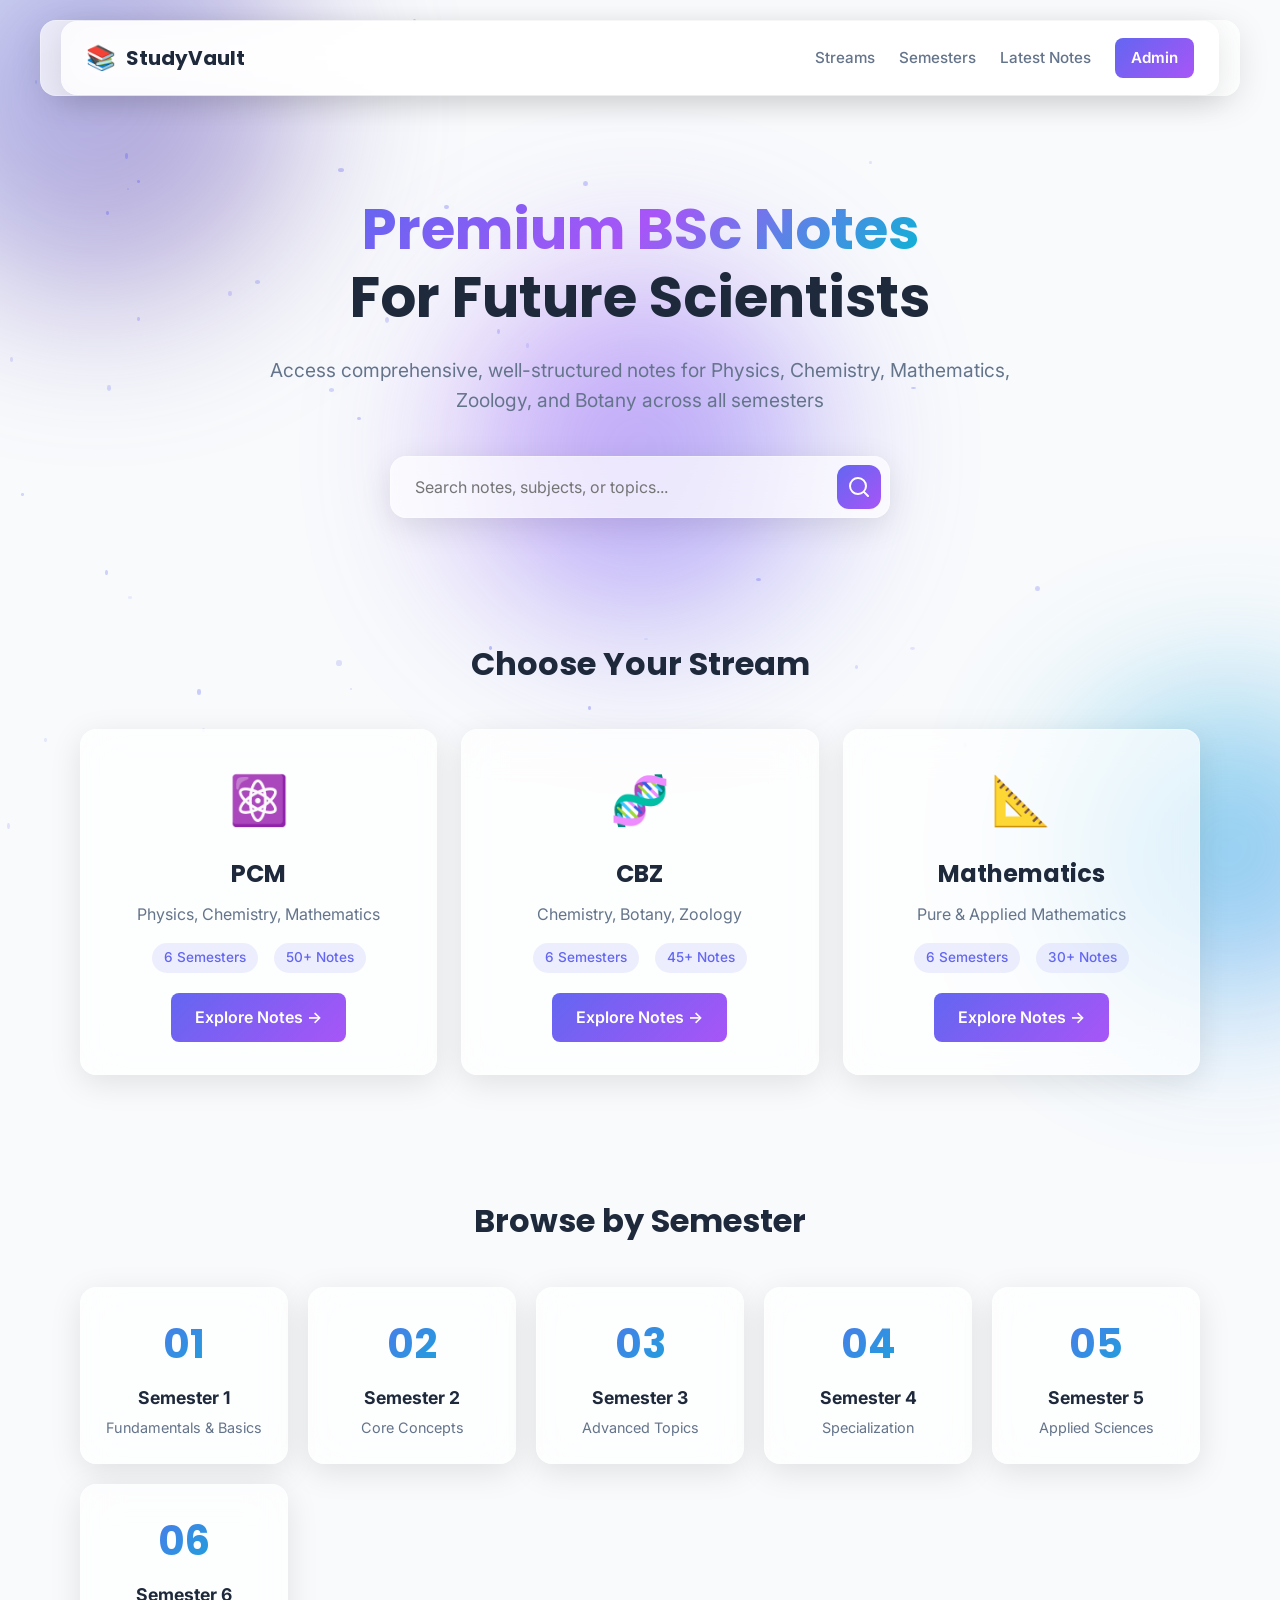
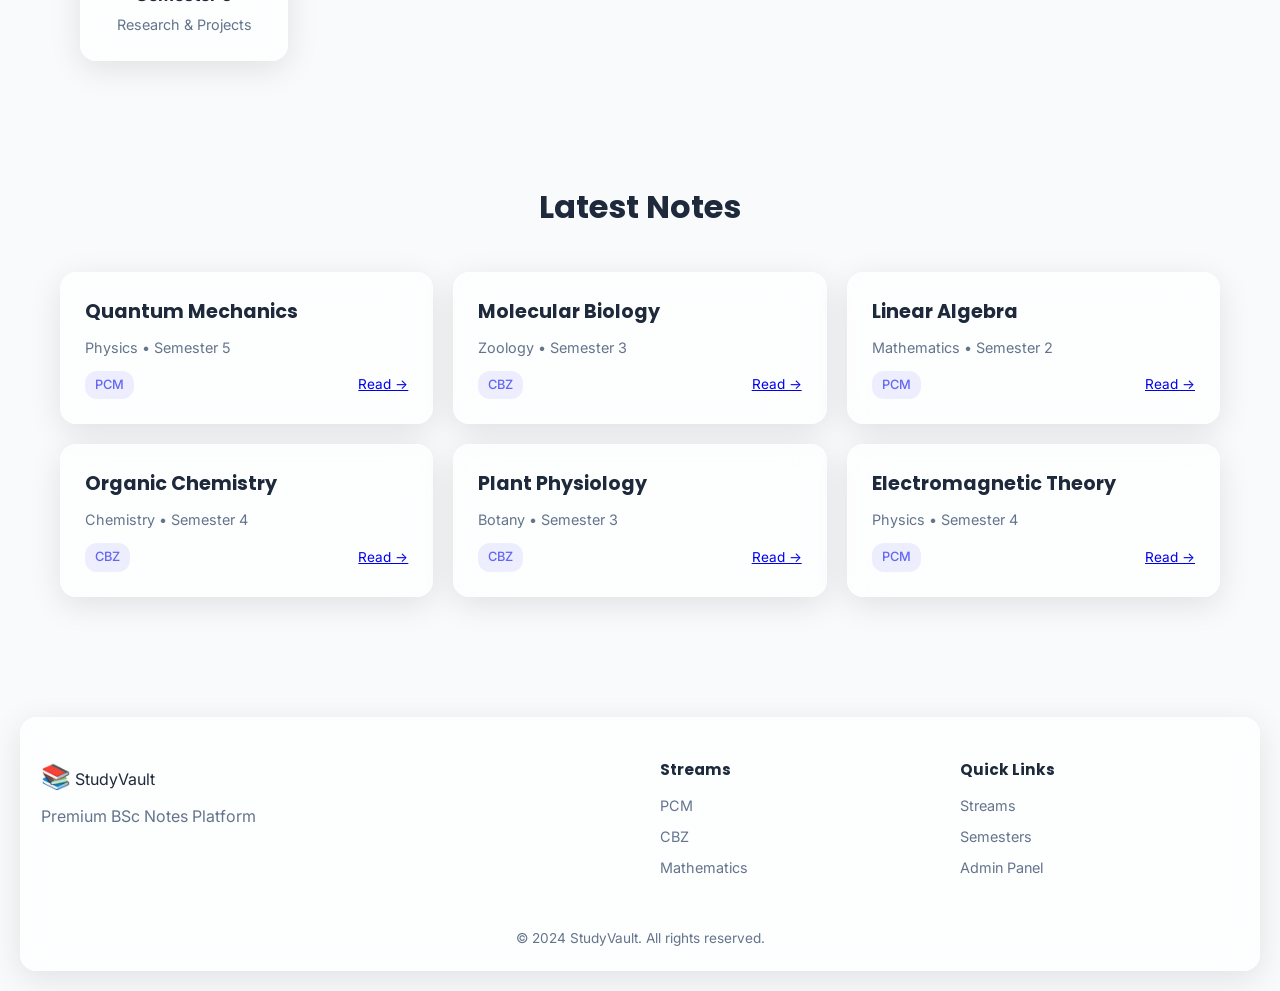
<file: index.html>
<!DOCTYPE html>
<html lang="en">
<head>
    <meta charset="UTF-8">
    <meta name="viewport" content="width=device-width, initial-scale=1.0">
    <meta name="description" content="Premium BSc Notes Platform - Access comprehensive study materials for PCM, CBZ, and Mathematics streams">
    <title>StudyVault - Premium BSc Notes Platform</title>
    <link rel="preconnect" href="https://fonts.googleapis.com">
    <link rel="preconnect" href="https://fonts.gstatic.com" crossorigin>
    <link href="https://fonts.googleapis.com/css2?family=Inter:wght@300;400;500;600;700&family=Poppins:wght@400;500;600;700&display=swap" rel="stylesheet">
    <link rel="stylesheet" href="css/style.css">
</head>
<body>
    <!-- Floating Background -->
    <div class="bg-animation">
        <div class="blob blob-1"></div>
        <div class="blob blob-2"></div>
        <div class="blob blob-3"></div>
        <div class="particles" id="particles"></div>
    </div>

    <!-- Navigation -->
    <nav class="navbar glass">
        <div class="nav-container">
            <div class="logo">
                <span class="logo-icon">📚</span>
                <span class="logo-text">StudyVault</span>
            </div>
            <div class="nav-links">
                <a href="#streams" class="nav-link">Streams</a>
                <a href="#semesters" class="nav-link">Semesters</a>
                <a href="#latest" class="nav-link">Latest Notes</a>
                <a href="admin.html" class="nav-link admin-link">Admin</a>
            </div>
            <button class="mobile-menu-btn">
                <span></span>
                <span></span>
                <span></span>
            </button>
        </div>
    </nav>

    <!-- Hero Section -->
    <section class="hero">
        <div class="hero-content">
            <h1 class="hero-title">
                <span class="gradient-text">Premium BSc Notes</span>
                <br>For Future Scientists
            </h1>
            <p class="hero-subtitle">
                Access comprehensive, well-structured notes for Physics, Chemistry, Mathematics, Zoology, and Botany across all semesters
            </p>
            <div class="hero-search glass">
                <input type="text" id="globalSearch" placeholder="Search notes, subjects, or topics..." class="search-input">
                <button class="search-btn">
                    <svg width="20" height="20" viewBox="0 0 20 20" fill="none">
                        <path d="M9 17A8 8 0 1 0 9 1a8 8 0 0 0 0 16zM19 19l-4.35-4.35" stroke="currentColor" stroke-width="2" stroke-linecap="round" stroke-linejoin="round"/>
                    </svg>
                </button>
            </div>
            <div class="search-results" id="searchResults" style="display: none;"></div>
        </div>
    </section>

    <!-- Streams Section -->
    <section id="streams" class="streams-section">
        <h2 class="section-title">Choose Your Stream</h2>
        <div class="streams-grid">
            <div class="stream-card glass" data-stream="pcm">
                <div class="stream-icon">⚛️</div>
                <h3>PCM</h3>
                <p>Physics, Chemistry, Mathematics</p>
                <div class="stream-stats">
                    <span>6 Semesters</span>
                    <span>50+ Notes</span>
                </div>
                <a href="semester.html?stream=pcm" class="stream-link">Explore Notes →</a>
            </div>
            <div class="stream-card glass" data-stream="cbz">
                <div class="stream-icon">🧬</div>
                <h3>CBZ</h3>
                <p>Chemistry, Botany, Zoology</p>
                <div class="stream-stats">
                    <span>6 Semesters</span>
                    <span>45+ Notes</span>
                </div>
                <a href="semester.html?stream=cbz" class="stream-link">Explore Notes →</a>
            </div>
            <div class="stream-card glass" data-stream="maths">
                <div class="stream-icon">📐</div>
                <h3>Mathematics</h3>
                <p>Pure & Applied Mathematics</p>
                <div class="stream-stats">
                    <span>6 Semesters</span>
                    <span>30+ Notes</span>
                </div>
                <a href="semester.html?stream=maths" class="stream-link">Explore Notes →</a>
            </div>
        </div>
    </section>

    <!-- Semesters Section -->
    <section id="semesters" class="semesters-section">
        <h2 class="section-title">Browse by Semester</h2>
        <div class="semesters-grid">
            <a href="semester.html?sem=1" class="semester-card glass">
                <span class="sem-number">01</span>
                <h3>Semester 1</h3>
                <p>Fundamentals & Basics</p>
            </a>
            <a href="semester.html?sem=2" class="semester-card glass">
                <span class="sem-number">02</span>
                <h3>Semester 2</h3>
                <p>Core Concepts</p>
            </a>
            <a href="semester.html?sem=3" class="semester-card glass">
                <span class="sem-number">03</span>
                <h3>Semester 3</h3>
                <p>Advanced Topics</p>
            </a>
            <a href="semester.html?sem=4" class="semester-card glass">
                <span class="sem-number">04</span>
                <h3>Semester 4</h3>
                <p>Specialization</p>
            </a>
            <a href="semester.html?sem=5" class="semester-card glass">
                <span class="sem-number">05</span>
                <h3>Semester 5</h3>
                <p>Applied Sciences</p>
            </a>
            <a href="semester.html?sem=6" class="semester-card glass">
                <span class="sem-number">06</span>
                <h3>Semester 6</h3>
                <p>Research & Projects</p>
            </a>
        </div>
    </section>

    <!-- Latest Notes Section -->
    <section id="latest" class="latest-section">
        <h2 class="section-title">Latest Notes</h2>
        <div class="latest-grid" id="latestNotes">
            <!-- Dynamically loaded -->
        </div>
    </section>

    <!-- Footer -->
    <footer class="footer glass">
        <div class="footer-content">
            <div class="footer-brand">
                <span class="logo-icon">📚</span>
                <span class="logo-text">StudyVault</span>
                <p>Premium BSc Notes Platform</p>
            </div>
            <div class="footer-links">
                <div class="footer-column">
                    <h4>Streams</h4>
                    <a href="semester.html?stream=pcm">PCM</a>
                    <a href="semester.html?stream=cbz">CBZ</a>
                    <a href="semester.html?stream=maths">Mathematics</a>
                </div>
                <div class="footer-column">
                    <h4>Quick Links</h4>
                    <a href="#streams">Streams</a>
                    <a href="#semesters">Semesters</a>
                    <a href="admin.html">Admin Panel</a>
                </div>
            </div>
        </div>
        <div class="footer-bottom">
            <p>&copy; 2024 StudyVault. All rights reserved.</p>
        </div>
    </footer>

    <script src="js/app.js"></script>
</body>
</html>
</file>
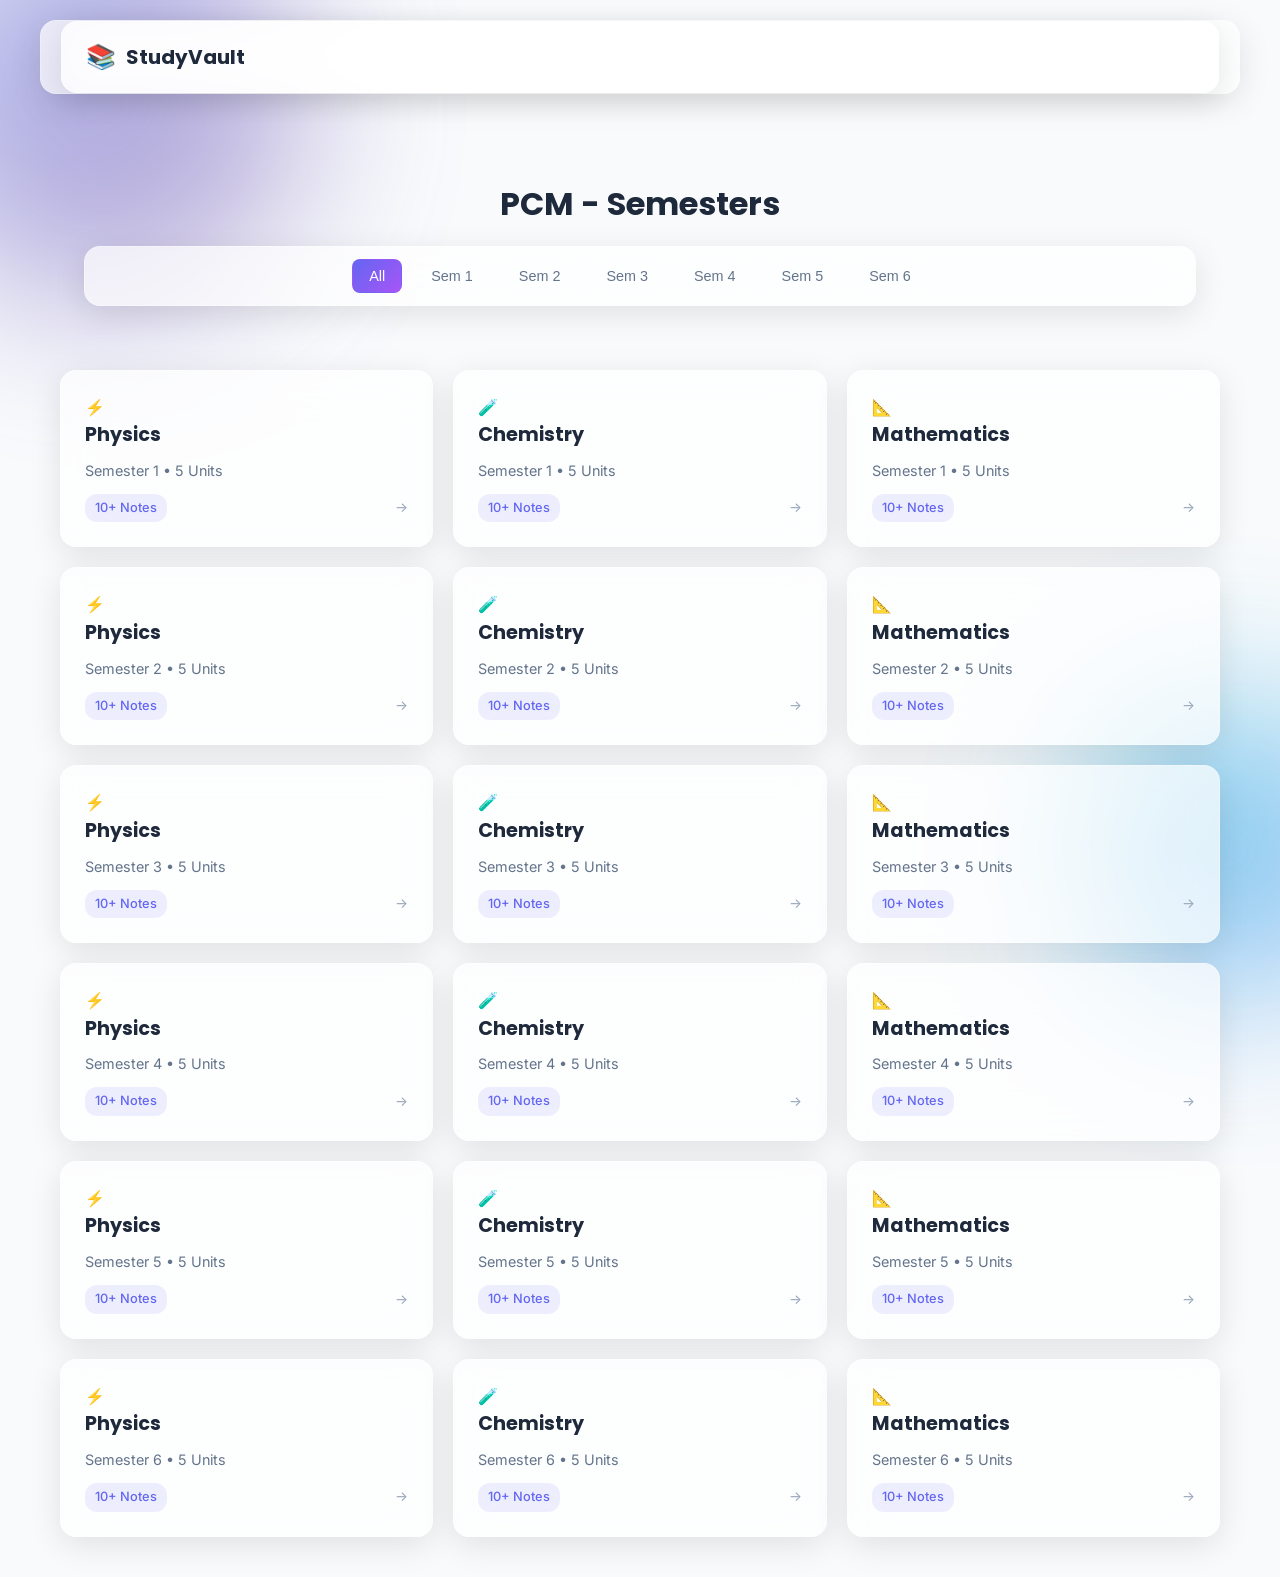
<file: semester.html>
<!DOCTYPE html>
<html lang="en">
<head>
    <meta charset="UTF-8">
    <meta name="viewport" content="width=device-width, initial-scale=1.0">
    <title>Semesters - StudyVault</title>
    <link href="https://fonts.googleapis.com/css2?family=Inter:wght@300;400;500;600;700&family=Poppins:wght@400;500;600;700&display=swap" rel="stylesheet">
    <link rel="stylesheet" href="css/style.css">
</head>
<body>
    <div class="bg-animation">
        <div class="blob blob-1"></div>
        <div class="blob blob-2"></div>
    </div>

    <nav class="navbar glass">
        <div class="nav-container">
            <a href="index.html" class="logo">
                <span class="logo-icon">📚</span>
                <span class="logo-text">StudyVault</span>
            </a>
            <button class="mobile-menu-btn">
                <span></span>
                <span></span>
                <span></span>
            </button>
        </div>
    </nav>

    <main class="semester-main">
        <div class="semester-header">
            <h1 id="streamTitle">All Semesters</h1>
            <div class="filter-bar glass">
                <button class="filter-btn active" data-filter="all">All</button>
                <button class="filter-btn" data-filter="sem1">Sem 1</button>
                <button class="filter-btn" data-filter="sem2">Sem 2</button>
                <button class="filter-btn" data-filter="sem3">Sem 3</button>
                <button class="filter-btn" data-filter="sem4">Sem 4</button>
                <button class="filter-btn" data-filter="sem5">Sem 5</button>
                <button class="filter-btn" data-filter="sem6">Sem 6</button>
            </div>
        </div>

        <div class="subjects-grid" id="subjectsGrid">
            <!-- Dynamically loaded -->
        </div>
    </main>

    <script src="js/app.js"></script>
</body>
</html>
</file>
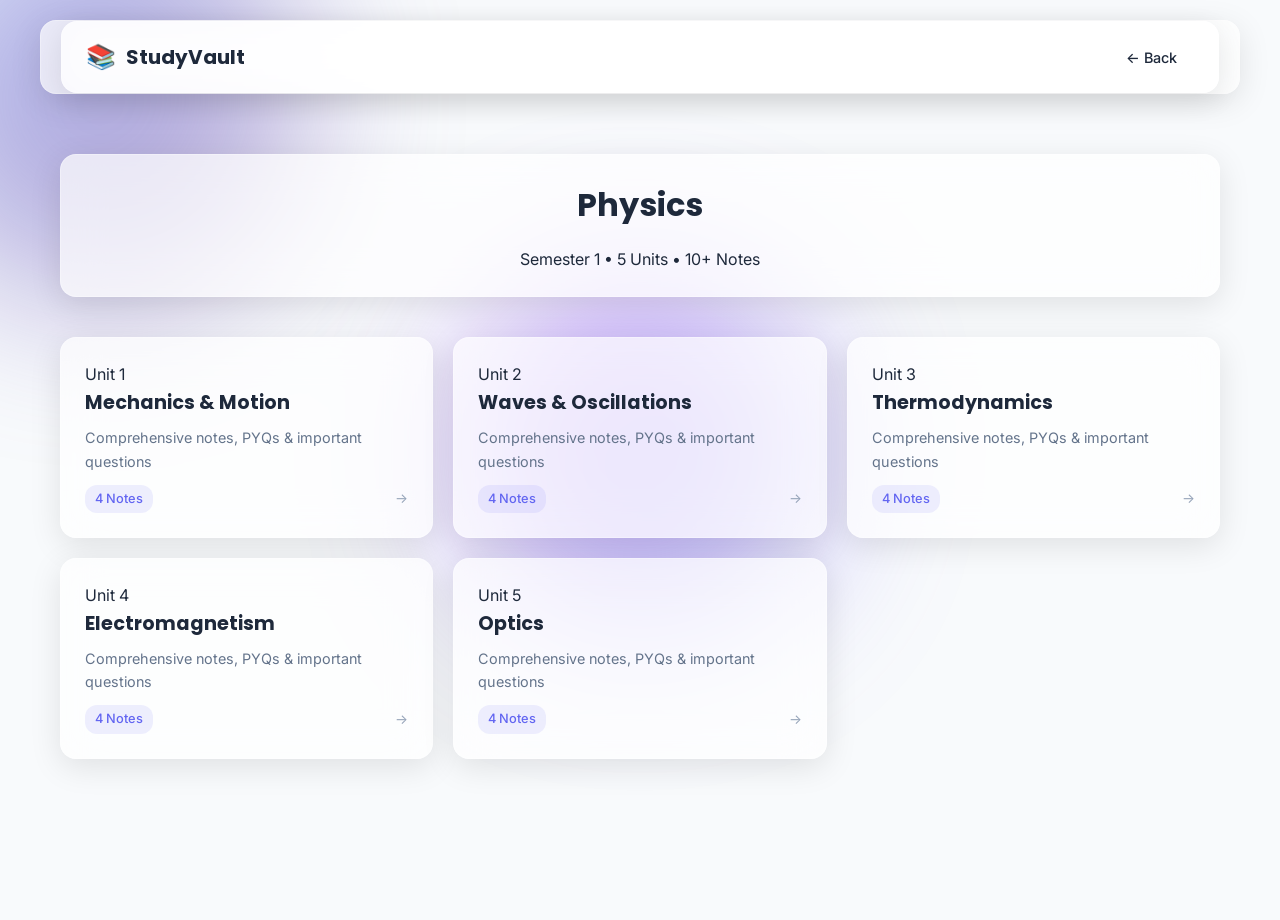
<file: subject.html>
<!DOCTYPE html>
<html lang="en">
<head>
    <meta charset="UTF-8">
    <meta name="viewport" content="width=device-width, initial-scale=1.0">
    <title>Subject Units - StudyVault</title>
    <link href="https://fonts.googleapis.com/css2?family=Inter:wght@300;400;500;600;700&family=Poppins:wght@400;500;600;700&display=swap" rel="stylesheet">
    <link rel="stylesheet" href="css/style.css">
</head>
<body>
    <div class="bg-animation">
        <div class="blob blob-1"></div>
        <div class="blob blob-3"></div>
    </div>

    <nav class="navbar glass">
        <div class="nav-container">
            <a href="index.html" class="logo">
                <span class="logo-icon">📚</span>
                <span class="logo-text">StudyVault</span>
            </a>
            <button class="back-btn" onclick="history.back()">← Back</button>
        </div>
    </nav>

    <main class="subject-main">
        <div class="subject-header glass">
            <h1 id="subjectTitle">Physics</h1>
            <p id="subjectInfo">Semester 1 • 5 Units • 12 Notes</p>
        </div>

        <div class="units-grid" id="unitsGrid">
            <!-- Dynamically loaded -->
        </div>
    </main>

    <script src="js/app.js"></script>
</body>
</html>
</file>
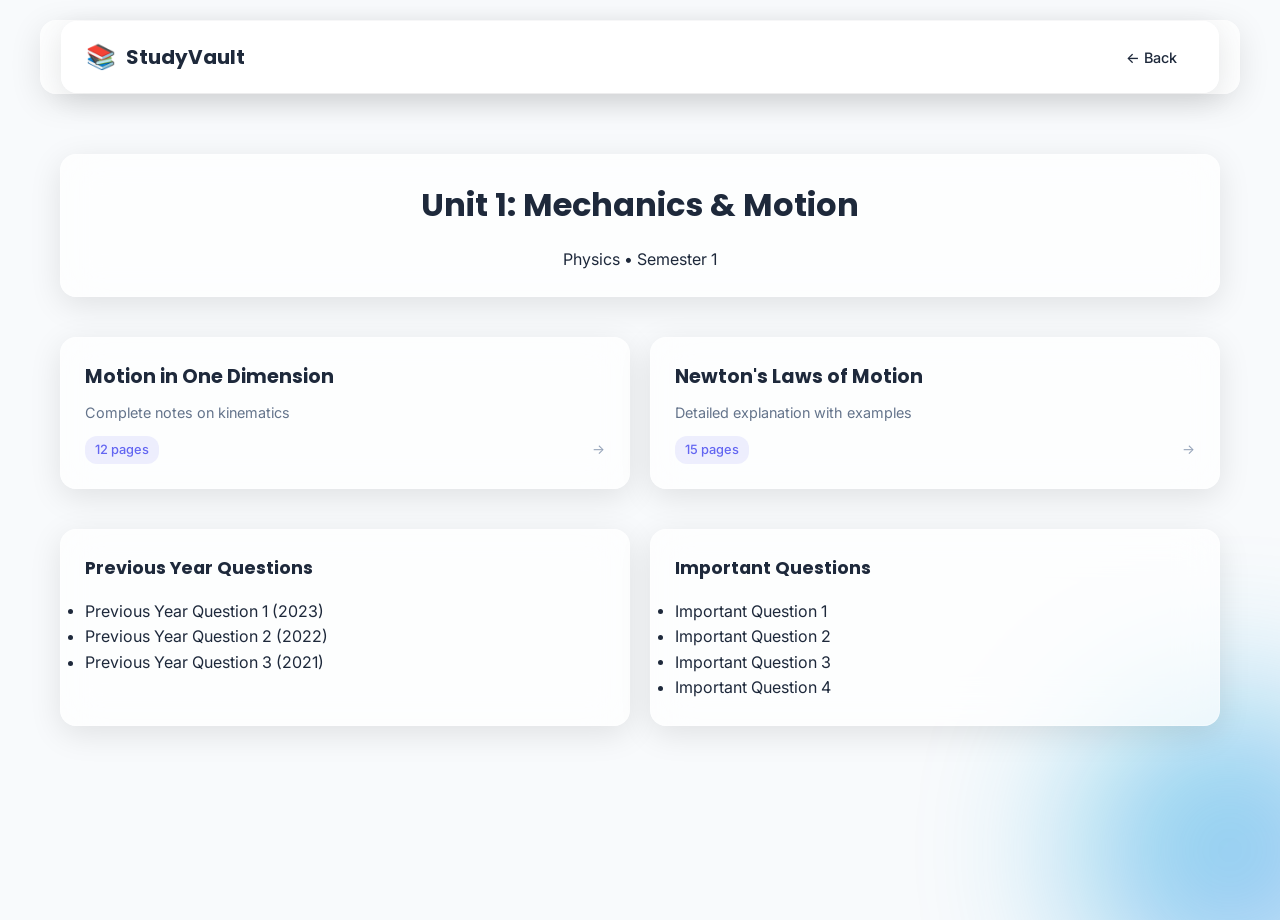
<file: unit.html>
<!DOCTYPE html>
<html lang="en">
<head>
    <meta charset="UTF-8">
    <meta name="viewport" content="width=device-width, initial-scale=1.0">
    <title>Unit Notes - StudyVault</title>
    <link href="https://fonts.googleapis.com/css2?family=Inter:wght@300;400;500;600;700&family=Poppins:wght@400;500;600;700&display=swap" rel="stylesheet">
    <link rel="stylesheet" href="css/style.css">
</head>
<body>
    <div class="bg-animation">
        <div class="blob blob-2"></div>
    </div>

    <nav class="navbar glass">
        <div class="nav-container">
            <a href="index.html" class="logo">
                <span class="logo-icon">📚</span>
                <span class="logo-text">StudyVault</span>
            </a>
            <button class="back-btn" onclick="history.back()">← Back</button>
        </div>
    </nav>

    <main class="unit-main">
        <div class="unit-header glass">
            <h1 id="unitTitle">Unit 1: Motion</h1>
            <p id="unitInfo">Physics • Semester 1</p>
        </div>

        <div class="notes-grid" id="notesGrid">
            <!-- Dynamically loaded -->
        </div>

        <div class="additional-resources">
            <div class="pyq-section glass">
                <h3>Previous Year Questions</h3>
                <div id="pyqList"></div>
            </div>
            <div class="important-section glass">
                <h3>Important Questions</h3>
                <div id="importantList"></div>
            </div>
        </div>
    </main>

    <script src="js/app.js"></script>
</body>
</html>
</file>
<file: css/style.css>
/* ==========================================
   GLOBAL STYLES
   ========================================== */
* {
    margin: 0;
    padding: 0;
    box-sizing: border-box;
}

:root {
    --primary: #6366f1;
    --primary-light: #818cf8;
    --secondary: #06b6d4;
    --accent: #a855f7;
    --glass-bg: rgba(255, 255, 255, 0.7);
    --glass-border: rgba(255, 255, 255, 0.3);
    --glass-shadow: 0 8px 32px rgba(0, 0, 0, 0.1);
    --text-primary: #1e293b;
    --text-secondary: #64748b;
    --text-light: #94a3b8;
    --bg-gradient: linear-gradient(135deg, #667eea 0%, #764ba2 100%);
}

body {
    font-family: 'Inter', -apple-system, BlinkMacSystemFont, sans-serif;
    background: #f8fafc;
    color: var(--text-primary);
    line-height: 1.6;
    overflow-x: hidden;
    min-height: 100vh;
}

/* ==========================================
   BACKGROUND ANIMATION
   ========================================== */
.bg-animation {
    position: fixed;
    top: 0;
    left: 0;
    width: 100%;
    height: 100%;
    pointer-events: none;
    z-index: -1;
}

.blob {
    position: absolute;
    border-radius: 50%;
    filter: blur(80px);
    opacity: 0.5;
    animation: float 20s infinite ease-in-out;
}

.blob-1 {
    width: 400px;
    height: 400px;
    background: linear-gradient(135deg, #667eea, #764ba2);
    top: -100px;
    left: -100px;
    animation-delay: 0s;
}

.blob-2 {
    width: 300px;
    height: 300px;
    background: linear-gradient(135deg, #06b6d4, #3b82f6);
    bottom: -100px;
    right: -100px;
    animation-delay: -7s;
}

.blob-3 {
    width: 350px;
    height: 350px;
    background: linear-gradient(135deg, #a855f7, #6366f1);
    top: 50%;
    left: 50%;
    transform: translate(-50%, -50%);
    animation-delay: -14s;
}

@keyframes float {
    0%, 100% {
        transform: translate(0, 0) scale(1);
    }
    33% {
        transform: translate(30px, -50px) scale(1.1);
    }
    66% {
        transform: translate(-20px, 20px) scale(0.9);
    }
}

/* ==========================================
   GLASSMORPHISM
   ========================================== */
.glass {
    background: var(--glass-bg);
    backdrop-filter: blur(20px);
    -webkit-backdrop-filter: blur(20px);
    border: 1px solid var(--glass-border);
    box-shadow: var(--glass-shadow);
    border-radius: 16px;
}

/* ==========================================
   NAVIGATION
   ========================================== */
.navbar {
    position: sticky;
    top: 20px;
    z-index: 1000;
    margin: 20px auto;
    max-width: 1200px;
    padding: 0 20px;
}

.nav-container {
    display: flex;
    justify-content: space-between;
    align-items: center;
    padding: 16px 24px;
    background: var(--glass-bg);
    backdrop-filter: blur(20px);
    -webkit-backdrop-filter: blur(20px);
    border: 1px solid var(--glass-border);
    border-radius: 16px;
    box-shadow: var(--glass-shadow);
}

.logo {
    display: flex;
    align-items: center;
    gap: 10px;
    text-decoration: none;
    color: var(--text-primary);
    font-weight: 700;
    font-size: 1.25rem;
    font-family: 'Poppins', sans-serif;
}

.logo-icon {
    font-size: 1.5rem;
}

.nav-links {
    display: flex;
    gap: 24px;
    align-items: center;
}

.nav-link {
    text-decoration: none;
    color: var(--text-secondary);
    font-weight: 500;
    transition: color 0.3s ease;
    font-size: 0.95rem;
}

.nav-link:hover {
    color: var(--primary);
}

.admin-link {
    background: linear-gradient(135deg, var(--primary), var(--accent));
    color: white;
    padding: 8px 16px;
    border-radius: 8px;
    font-weight: 600;
}

.admin-link:hover {
    color: white;
    transform: translateY(-2px);
    box-shadow: 0 4px 12px rgba(99, 102, 241, 0.4);
}

.mobile-menu-btn {
    display: none;
    flex-direction: column;
    gap: 4px;
    background: none;
    border: none;
    cursor: pointer;
    padding: 4px;
}

.mobile-menu-btn span {
    display: block;
    width: 24px;
    height: 2px;
    background: var(--text-primary);
    transition: all 0.3s ease;
}

/* ==========================================
   HERO SECTION
   ========================================== */
.hero {
    max-width: 1200px;
    margin: 0 auto;
    padding: 80px 20px 60px;
    text-align: center;
}

.hero-content {
    max-width: 800px;
    margin: 0 auto;
}

.hero-title {
    font-family: 'Poppins', sans-serif;
    font-size: 3.5rem;
    font-weight: 700;
    line-height: 1.2;
    margin-bottom: 24px;
}

.gradient-text {
    background: linear-gradient(135deg, var(--primary), var(--accent), var(--secondary));
    -webkit-background-clip: text;
    -webkit-text-fill-color: transparent;
    background-clip: text;
}

.hero-subtitle {
    font-size: 1.2rem;
    color: var(--text-secondary);
    margin-bottom: 40px;
    line-height: 1.6;
}

.hero-search {
    display: flex;
    align-items: center;
    max-width: 500px;
    margin: 0 auto;
    padding: 8px;
}

.search-input {
    flex: 1;
    border: none;
    background: transparent;
    padding: 12px 16px;
    font-size: 1rem;
    color: var(--text-primary);
    outline: none;
    font-family: 'Inter', sans-serif;
}

.search-btn {
    background: linear-gradient(135deg, var(--primary), var(--accent));
    border: none;
    color: white;
    padding: 12px;
    border-radius: 12px;
    cursor: pointer;
    display: flex;
    align-items: center;
    justify-content: center;
    transition: transform 0.3s ease;
}

.search-btn:hover {
    transform: scale(1.05);
}

.search-results {
    max-width: 500px;
    margin: 16px auto 0;
    padding: 16px;
    max-height: 400px;
    overflow-y: auto;
}

/* ==========================================
   STREAMS SECTION
   ========================================== */
.streams-section {
    max-width: 1200px;
    margin: 0 auto;
    padding: 60px 20px;
}

.section-title {
    font-family: 'Poppins', sans-serif;
    font-size: 2rem;
    font-weight: 700;
    text-align: center;
    margin-bottom: 40px;
    color: var(--text-primary);
}

.streams-grid {
    display: grid;
    grid-template-columns: repeat(auto-fit, minmax(300px, 1fr));
    gap: 24px;
    padding: 0 20px;
}

.stream-card {
    padding: 32px;
    text-align: center;
    transition: all 0.3s ease;
    cursor: pointer;
    position: relative;
    overflow: hidden;
}

.stream-card::before {
    content: '';
    position: absolute;
    top: 0;
    left: 0;
    right: 0;
    bottom: 0;
    background: linear-gradient(135deg, var(--primary), var(--accent));
    opacity: 0;
    transition: opacity 0.3s ease;
    z-index: -1;
    border-radius: 16px;
}

.stream-card:hover {
    transform: translateY(-8px);
    box-shadow: 0 20px 40px rgba(0, 0, 0, 0.15);
}

.stream-card:hover::before {
    opacity: 0.05;
}

.stream-icon {
    font-size: 3rem;
    margin-bottom: 16px;
}

.stream-card h3 {
    font-family: 'Poppins', sans-serif;
    font-size: 1.5rem;
    margin-bottom: 8px;
}

.stream-card p {
    color: var(--text-secondary);
    margin-bottom: 16px;
}

.stream-stats {
    display: flex;
    justify-content: center;
    gap: 16px;
    margin-bottom: 20px;
}

.stream-stats span {
    background: rgba(99, 102, 241, 0.1);
    padding: 4px 12px;
    border-radius: 20px;
    font-size: 0.85rem;
    color: var(--primary);
    font-weight: 500;
}

.stream-link {
    display: inline-block;
    background: linear-gradient(135deg, var(--primary), var(--accent));
    color: white;
    text-decoration: none;
    padding: 12px 24px;
    border-radius: 8px;
    font-weight: 600;
    transition: transform 0.3s ease;
}

.stream-link:hover {
    transform: scale(1.05);
}

/* ==========================================
   SEMESTERS SECTION
   ========================================== */
.semesters-section {
    max-width: 1200px;
    margin: 0 auto;
    padding: 60px 20px;
}

.semesters-grid {
    display: grid;
    grid-template-columns: repeat(auto-fit, minmax(180px, 1fr));
    gap: 20px;
    padding: 0 20px;
}

.semester-card {
    padding: 24px;
    text-align: center;
    text-decoration: none;
    color: var(--text-primary);
    transition: all 0.3s ease;
    position: relative;
}

.semester-card:hover {
    transform: translateY(-6px);
    box-shadow: 0 12px 24px rgba(0, 0, 0, 0.12);
}

.sem-number {
    font-family: 'Poppins', sans-serif;
    font-size: 2.5rem;
    font-weight: 700;
    background: linear-gradient(135deg, var(--primary), var(--secondary));
    -webkit-background-clip: text;
    -webkit-text-fill-color: transparent;
    display: block;
    margin-bottom: 8px;
}

.semester-card h3 {
    font-size: 1.1rem;
    margin-bottom: 4px;
}

.semester-card p {
    color: var(--text-secondary);
    font-size: 0.9rem;
}

/* ==========================================
   LATEST NOTES SECTION
   ========================================== */
.latest-section {
    max-width: 1200px;
    margin: 0 auto;
    padding: 60px 20px;
}

.latest-grid {
    display: grid;
    grid-template-columns: repeat(auto-fit, minmax(280px, 1fr));
    gap: 20px;
}

/* ==========================================
   FOOTER
   ========================================== */
.footer {
    margin: 60px 20px 20px;
    padding: 40px 20px 20px;
}

.footer-content {
    display: grid;
    grid-template-columns: 1fr 1fr;
    gap: 40px;
    max-width: 1200px;
    margin: 0 auto;
}

.footer-brand p {
    color: var(--text-secondary);
    margin-top: 8px;
}

.footer-links {
    display: grid;
    grid-template-columns: 1fr 1fr;
    gap: 20px;
}

.footer-column h4 {
    font-family: 'Poppins', sans-serif;
    margin-bottom: 12px;
    font-size: 0.95rem;
}

.footer-column a {
    display: block;
    text-decoration: none;
    color: var(--text-secondary);
    margin-bottom: 8px;
    font-size: 0.9rem;
    transition: color 0.3s ease;
}

.footer-column a:hover {
    color: var(--primary);
}

.footer-bottom {
    text-align: center;
    padding-top: 20px;
    margin-top: 20px;
    border-top: 1px solid var(--glass-border);
    color: var(--text-secondary);
    font-size: 0.85rem;
}

/* ==========================================
   SUBJECTS GRID
   ========================================== */
.semester-main,
.subject-main,
.unit-main {
    max-width: 1200px;
    margin: 0 auto;
    padding: 40px 20px;
}

.semester-header,
.subject-header,
.unit-header {
    text-align: center;
    margin-bottom: 40px;
    padding: 24px;
}

.semester-header h1,
.subject-header h1,
.unit-header h1 {
    font-family: 'Poppins', sans-serif;
    font-size: 2rem;
    margin-bottom: 16px;
}

.filter-bar {
    display: flex;
    justify-content: center;
    gap: 12px;
    flex-wrap: wrap;
    padding: 12px;
}

.filter-btn {
    background: transparent;
    border: 1px solid var(--glass-border);
    padding: 8px 16px;
    border-radius: 8px;
    cursor: pointer;
    font-size: 0.9rem;
    font-weight: 500;
    color: var(--text-secondary);
    transition: all 0.3s ease;
}

.filter-btn.active,
.filter-btn:hover {
    background: linear-gradient(135deg, var(--primary), var(--accent));
    color: white;
    border-color: transparent;
}

.subjects-grid,
.units-grid,
.notes-grid {
    display: grid;
    grid-template-columns: repeat(auto-fit, minmax(280px, 1fr));
    gap: 20px;
    margin-top: 30px;
}

/* ==========================================
   CARD STYLES
   ========================================== */
.subject-card,
.unit-card,
.note-card {
    padding: 24px;
    transition: all 0.3s ease;
    cursor: pointer;
    text-decoration: none;
    color: var(--text-primary);
    display: block;
}

.subject-card:hover,
.unit-card:hover,
.note-card:hover {
    transform: translateY(-6px);
    box-shadow: 0 12px 24px rgba(0, 0, 0, 0.12);
}

.subject-card h3,
.unit-card h3,
.note-card h3 {
    font-family: 'Poppins', sans-serif;
    margin-bottom: 8px;
    font-size: 1.2rem;
}

.subject-card p,
.unit-card p,
.note-card p {
    color: var(--text-secondary);
    font-size: 0.9rem;
    margin-bottom: 12px;
}

.card-meta {
    display: flex;
    justify-content: space-between;
    align-items: center;
    font-size: 0.85rem;
    color: var(--text-light);
}

.note-badge {
    background: rgba(99, 102, 241, 0.1);
    color: var(--primary);
    padding: 4px 10px;
    border-radius: 12px;
    font-weight: 500;
    font-size: 0.8rem;
}

/* ==========================================
   BACK BUTTON
   ========================================== */
.back-btn {
    background: var(--glass-bg);
    border: 1px solid var(--glass-border);
    padding: 8px 16px;
    border-radius: 8px;
    cursor: pointer;
    font-size: 0.9rem;
    font-weight: 500;
    color: var(--text-primary);
    transition: all 0.3s ease;
    font-family: 'Inter', sans-serif;
}

.back-btn:hover {
    background: rgba(99, 102, 241, 0.1);
}

/* ==========================================
   ADDITIONAL RESOURCES
   ========================================== */
.additional-resources {
    display: grid;
    grid-template-columns: repeat(auto-fit, minmax(300px, 1fr));
    gap: 20px;
    margin-top: 40px;
}

.pyq-section,
.important-section {
    padding: 24px;
}

.pyq-section h3,
.important-section h3 {
    font-family: 'Poppins', sans-serif;
    margin-bottom: 16px;
    font-size: 1.1rem;
}

/* ==========================================
   MOBILE RESPONSIVE
   ========================================== */
@media (max-width: 768px) {
    .hero-title {
        font-size: 2.2rem;
    }
    
    .hero-subtitle {
        font-size: 1rem;
    }
    
    .streams-grid {
        grid-template-columns: 1fr;
    }
    
    .semesters-grid {
        grid-template-columns: repeat(3, 1fr);
    }
    
    .nav-links {
        display: none;
    }
    
    .mobile-menu-btn {
        display: flex;
    }
    
    .footer-content {
        grid-template-columns: 1fr;
    }
    
    .section-title {
        font-size: 1.6rem;
    }
    
    .filter-bar {
        gap: 8px;
    }
    
    .filter-btn {
        padding: 6px 12px;
        font-size: 0.8rem;
    }
}

@media (max-width: 480px) {
    .hero-title {
        font-size: 1.8rem;
    }
    
    .semesters-grid {
        grid-template-columns: repeat(2, 1fr);
    }
    
    .stream-card,
    .subject-card,
    .unit-card,
    .note-card {
        padding: 20px;
    }
    
    .navbar {
        margin: 10px;
    }
    
    .nav-container {
        padding: 12px 16px;
    }
}
</file>
